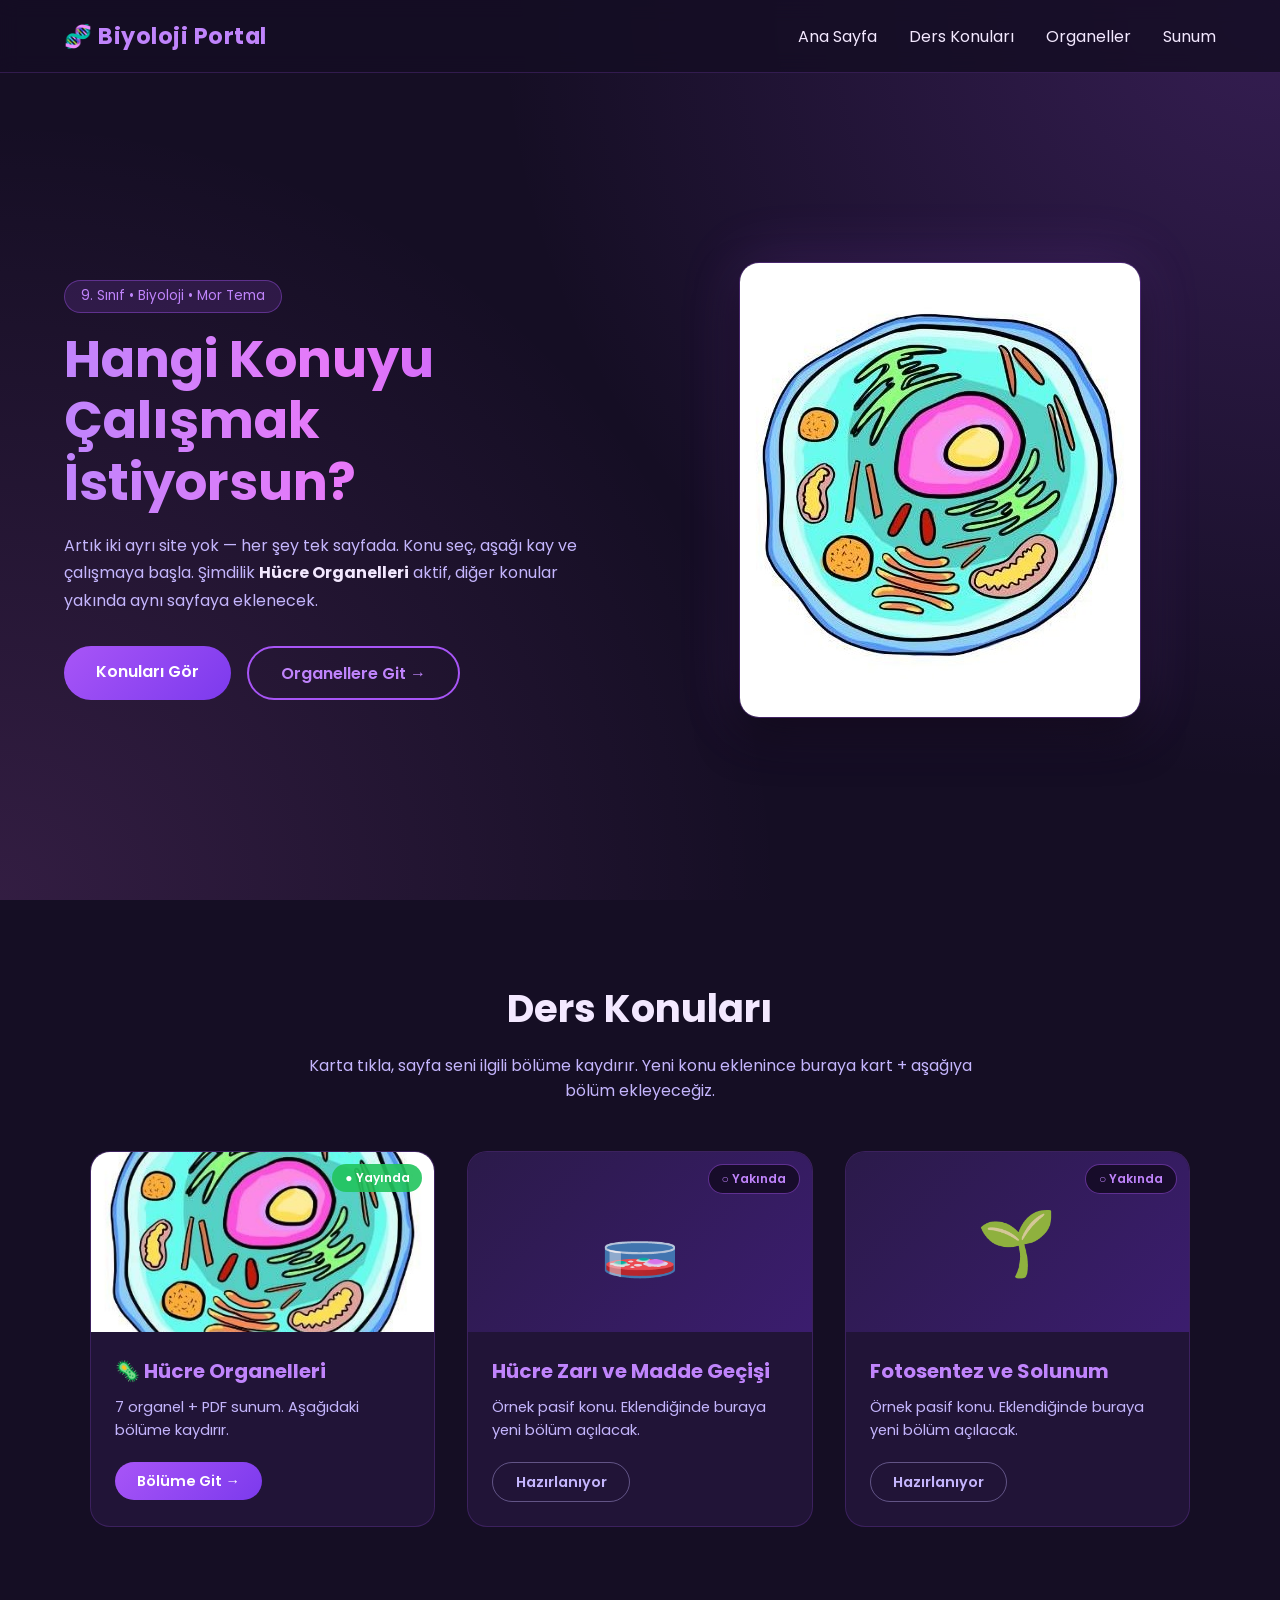
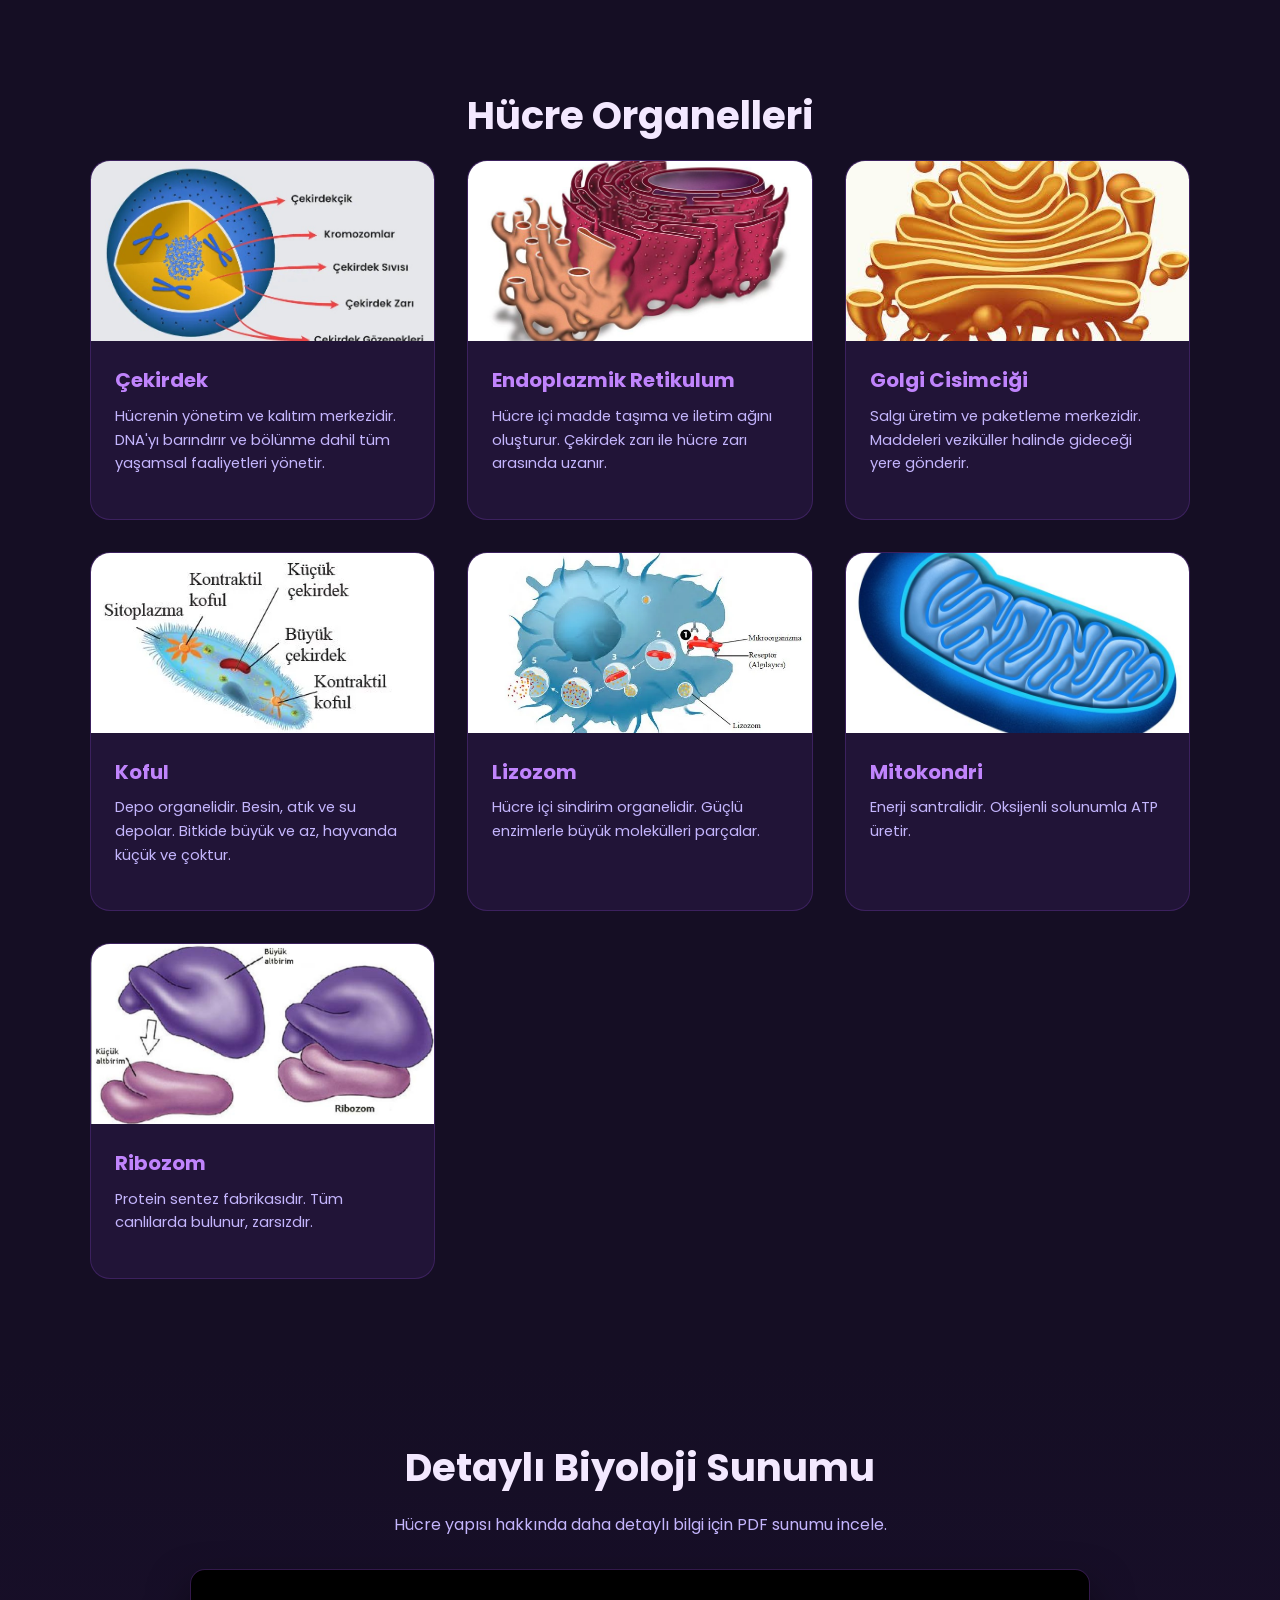
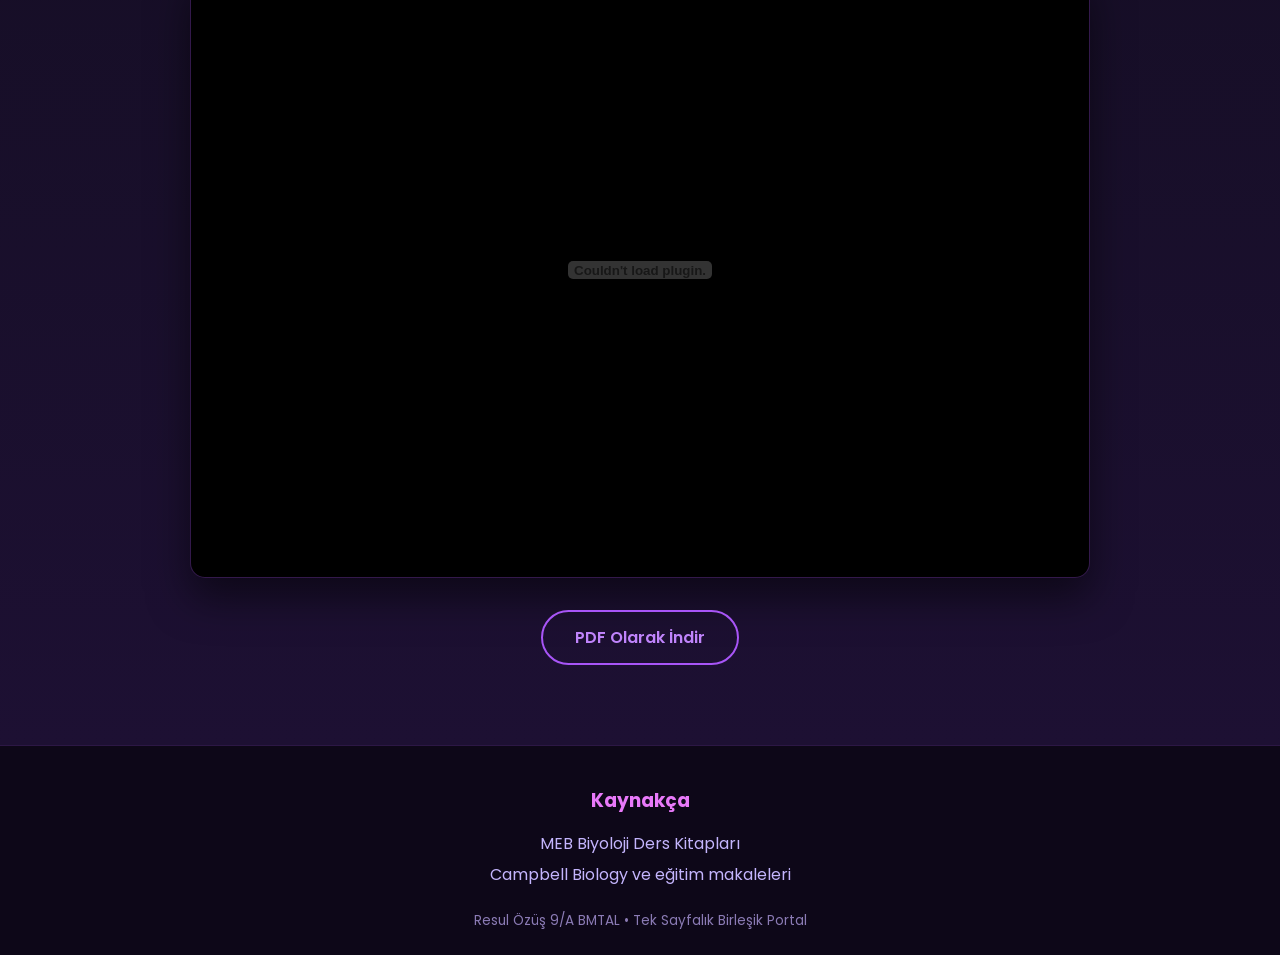
<file: portal-cok-sayfali-yedek.html>
<!DOCTYPE html>
<html lang="tr">
<head>
    <meta charset="UTF-8">
    <meta name="viewport" content="width=device-width, initial-scale=1.0">
    <title>Biyoloji Portal - Hücre Organelleri</title>
    <meta name="description" content="Biyoloji ders konuları ve hücre organelleri tek sitede. Mor tema.">
    <link rel="preconnect" href="https://fonts.googleapis.com">
    <link rel="preconnect" href="https://fonts.gstatic.com" crossorigin>
    <link href="https://fonts.googleapis.com/css2?family=Poppins:wght@300;400;600;700&display=swap" rel="stylesheet">
    <link rel="stylesheet" href="./style.css">
</head>
<body>
    <nav class="navbar">
        <div class="logo">🧬 Biyoloji Portal</div>
        <ul class="nav-links">
            <li><a href="#hero">Ana Sayfa</a></li>
            <li><a href="#konular">Ders Konuları</a></li>
            <li><a href="#organeller">Organeller</a></li>
            <li><a href="#sunum">Sunum</a></li>
        </ul>
    </nav>

    <header id="hero" class="hero-section">
        <div class="hero-content">
            <span class="badge">9. Sınıf • Biyoloji • Mor Tema</span>
            <h1>Hangi Konuyu Çalışmak İstiyorsun?</h1>
            <p>Artık iki ayrı site yok — her şey tek sayfada. Konu seç, aşağı kay ve çalışmaya başla.
            Şimdilik <strong>Hücre Organelleri</strong> aktif, diğer konular yakında aynı sayfaya eklenecek.</p>
            <div class="hero-buttons">
                <a href="#konular" class="cta-btn">Konuları Gör</a>
                <a href="#organeller" class="cta-btn secondary">Organellere Git →</a>
            </div>
        </div>
        <div class="hero-image-container reveal">
            <img src="./hucre.jpg" alt="Hücre Genel Görünüm" class="hero-image">
        </div>
    </header>

    <section id="konular" class="konular-section">
        <h2 class="section-title reveal">Ders Konuları</h2>
        <p class="section-desc reveal">Karta tıkla, sayfa seni ilgili bölüme kaydırır. Yeni konu eklenince buraya kart + aşağıya bölüm ekleyeceğiz.</p>

        <div class="cards-container">
            <a href="#organeller" class="card active-card reveal">
                <div class="card-img-wrapper">
                    <img src="./hucre.jpg" alt="Hücre Organelleri">
                    <span class="status active">● Yayında</span>
                </div>
                <div class="card-content">
                    <h3>🦠 Hücre Organelleri</h3>
                    <p>7 organel + PDF sunum. Aşağıdaki bölüme kaydırır.</p>
                    <span class="go-btn">Bölüme Git →</span>
                </div>
            </a>

            <div class="card disabled reveal">
                <div class="card-img-wrapper placeholder">
                    <span class="placeholder-emoji">🧫</span>
                    <span class="status soon">○ Yakında</span>
                </div>
                <div class="card-content">
                    <h3>Hücre Zarı ve Madde Geçişi</h3>
                    <p>Örnek pasif konu. Eklendiğinde buraya yeni bölüm açılacak.</p>
                    <span class="go-btn disabled-btn">Hazırlanıyor</span>
                </div>
            </div>

            <div class="card disabled reveal">
                <div class="card-img-wrapper placeholder">
                    <span class="placeholder-emoji">🌱</span>
                    <span class="status soon">○ Yakında</span>
                </div>
                <div class="card-content">
                    <h3>Fotosentez ve Solunum</h3>
                    <p>Örnek pasif konu. Eklendiğinde buraya yeni bölüm açılacak.</p>
                    <span class="go-btn disabled-btn">Hazırlanıyor</span>
                </div>
            </div>
        </div>
    </section>

    <section id="organeller" class="organeller-section">
        <h2 class="section-title reveal">Hücre Organelleri</h2>
        <div class="cards-container">
            <div class="card reveal">
                <div class="card-img-wrapper"><img src="./cekirdek.jpg" alt="Çekirdek"></div>
                <div class="card-content"><h3>Çekirdek</h3><p>Hücrenin yönetim ve kalıtım merkezidir. DNA'yı barındırır ve bölünme dahil tüm yaşamsal faaliyetleri yönetir.</p></div>
            </div>
            <div class="card reveal">
                <div class="card-img-wrapper"><img src="./endoplazmik_retikulum.jpg" alt="Endoplazmik Retikulum"></div>
                <div class="card-content"><h3>Endoplazmik Retikulum</h3><p>Hücre içi madde taşıma ve iletim ağını oluşturur. Çekirdek zarı ile hücre zarı arasında uzanır.</p></div>
            </div>
            <div class="card reveal">
                <div class="card-img-wrapper"><img src="./golgi_cisimcigi.jpg" alt="Golgi Cisimciği"></div>
                <div class="card-content"><h3>Golgi Cisimciği</h3><p>Salgı üretim ve paketleme merkezidir. Maddeleri veziküller halinde gideceği yere gönderir.</p></div>
            </div>
            <div class="card reveal">
                <div class="card-img-wrapper"><img src="./koful.jpg" alt="Koful"></div>
                <div class="card-content"><h3>Koful</h3><p>Depo organelidir. Besin, atık ve su depolar. Bitkide büyük ve az, hayvanda küçük ve çoktur.</p></div>
            </div>
            <div class="card reveal">
                <div class="card-img-wrapper"><img src="./lizozom.jpg" alt="Lizozom"></div>
                <div class="card-content"><h3>Lizozom</h3><p>Hücre içi sindirim organelidir. Güçlü enzimlerle büyük molekülleri parçalar.</p></div>
            </div>
            <div class="card reveal">
                <div class="card-img-wrapper"><img src="./mitokondri.jpg" alt="Mitokondri"></div>
                <div class="card-content"><h3>Mitokondri</h3><p>Enerji santralidir. Oksijenli solunumla ATP üretir.</p></div>
            </div>
            <div class="card reveal">
                <div class="card-img-wrapper"><img src="./ribozom.jpg.png" alt="Ribozom"></div>
                <div class="card-content"><h3>Ribozom</h3><p>Protein sentez fabrikasıdır. Tüm canlılarda bulunur, zarsızdır.</p></div>
            </div>
        </div>
    </section>

    <section id="sunum" class="presentation-section reveal">
        <h2 class="section-title">Detaylı Biyoloji Sunumu</h2>
        <p class="presentation-desc">Hücre yapısı hakkında daha detaylı bilgi için PDF sunumu incele.</p>
        <div class="pdf-container">
            <embed src="./Biyoloji_Sunum.pdf" type="application/pdf" width="100%" height="600px" />
        </div>
        <div class="download-link">
            <a href="./Biyoloji_Sunum.pdf" download class="cta-btn secondary">PDF Olarak İndir</a>
        </div>
    </section>

    <footer>
        <div class="footer-content">
            <h3>Kaynakça</h3>
            <ul>
                <li>MEB Biyoloji Ders Kitapları</li>
                <li>Campbell Biology ve eğitim makaleleri</li>
            </ul>
            <p class="copyright">Resul Özüş 9/A BMTAL • Tek Sayfalık Birleşik Portal</p>
        </div>
    </footer>

    <script src="./script.js"></script>
</body>
</html>
</file>
<file: style.css>
:root {
    --bg-color: #150e24;
    --surface-color: #211437;
    --surface-2: #2b1a4a;
    --primary-color: #a855f7;
    --secondary-color: #7c3aed;
    --accent: #e879f9;
    --accent-2: #c084fc;
    --text-primary: #f3e8ff;
    --text-secondary: #c4b5fd;
}

* {
    margin: 0;
    padding: 0;
    box-sizing: border-box;
    font-family: 'Poppins', sans-serif;
    scroll-behavior: smooth;
}

body {
    background-color: var(--bg-color);
    color: var(--text-primary);
    overflow-x: hidden;
}

/* Navbar */
.navbar {
    display: flex;
    justify-content: space-between;
    align-items: center;
    padding: 1.2rem 5%;
    background: rgba(21, 14, 36, 0.85);
    backdrop-filter: blur(10px);
    position: fixed;
    width: 100%;
    top: 0;
    z-index: 1000;
    border-bottom: 1px solid rgba(168, 85, 247, 0.2);
}

.logo {
    font-size: 1.4rem;
    font-weight: 700;
    color: var(--accent-2);
    letter-spacing: 0.5px;
}

.nav-links {
    list-style: none;
    display: flex;
    gap: 2rem;
}

.nav-links a {
    color: var(--text-primary);
    text-decoration: none;
    transition: color 0.3s ease;
}

.nav-links a:hover {
    color: var(--accent);
}

/* Hero */
.hero-section {
    display: flex;
    align-items: center;
    justify-content: space-between;
    min-height: 100vh;
    padding: 7rem 5% 2rem;
    gap: 3rem;
    background:
        radial-gradient(circle at top right, rgba(168, 85, 247, 0.22), transparent 50%),
        radial-gradient(circle at bottom left, rgba(232, 121, 249, 0.14), transparent 50%);
}

.badge {
    display: inline-block;
    padding: 0.35rem 1rem;
    border-radius: 20px;
    background: rgba(168, 85, 247, 0.15);
    border: 1px solid rgba(168, 85, 247, 0.4);
    color: var(--accent-2);
    font-size: 0.85rem;
    margin-bottom: 1rem;
}

.hero-content {
    flex: 1;
    max-width: 600px;
}

.hero-content h1 {
    font-size: 3.2rem;
    line-height: 1.2;
    margin-bottom: 1.2rem;
    background: linear-gradient(to right, #c084fc, #e879f9, #a855f7);
    -webkit-background-clip: text;
    background-clip: text;
    -webkit-text-fill-color: transparent;
    color: transparent;
}

.hero-content p {
    color: var(--text-secondary);
    line-height: 1.7;
    margin-bottom: 2rem;
}

.hero-content strong {
    color: var(--text-primary);
}

.hero-buttons {
    display: flex;
    gap: 1rem;
    flex-wrap: wrap;
}

.cta-btn {
    display: inline-block;
    padding: 0.8rem 2rem;
    font-weight: 600;
    color: #fff;
    background: linear-gradient(135deg, var(--primary-color), var(--secondary-color));
    border-radius: 30px;
    text-decoration: none;
    transition: transform 0.3s ease, box-shadow 0.3s ease;
    border: none;
}

.cta-btn:hover {
    transform: translateY(-3px);
    box-shadow: 0 10px 25px rgba(168, 85, 247, 0.45);
}

.cta-btn.secondary {
    background: transparent;
    border: 2px solid var(--primary-color);
    color: var(--accent-2);
}

.cta-btn.secondary:hover {
    background: rgba(168, 85, 247, 0.12);
    box-shadow: none;
}

/* Hero image */
.hero-image-container {
    flex: 1;
    display: flex;
    justify-content: center;
    position: relative;
}

.hero-image {
    max-width: 100%;
    border-radius: 20px;
    box-shadow: 0 20px 40px rgba(0,0,0,0.5), 0 0 60px rgba(168,85,247,0.2);
    border: 1px solid rgba(168, 85, 247, 0.3);
}

/* Konular */
.konular-section {
    padding: 5rem 5%;
}

.section-title {
    text-align: center;
    font-size: 2.4rem;
    margin-bottom: 1rem;
}

.section-desc {
    text-align: center;
    color: var(--text-secondary);
    max-width: 700px;
    margin: 0 auto 3rem;
}

.cards-container {
    display: grid;
    grid-template-columns: repeat(auto-fit, minmax(280px, 1fr));
    gap: 2rem;
    max-width: 1100px;
    margin: 0 auto;
}

.card {
    background: var(--surface-color);
    border-radius: 20px;
    overflow: hidden;
    border: 1px solid rgba(168, 85, 247, 0.2);
    transition: transform 0.35s ease, box-shadow 0.35s ease, border-color 0.35s ease;
    text-decoration: none;
    color: inherit;
    display: block;
}

a.card:hover {
    transform: translateY(-8px);
    box-shadow: 0 15px 35px rgba(124, 58, 237, 0.35);
    border-color: rgba(232, 121, 249, 0.5);
}

.card.disabled {
    opacity: 0.75;
    cursor: default;
}

.card-img-wrapper {
    height: 180px;
    overflow: hidden;
    position: relative;
}

.card-img-wrapper img {
    width: 100%;
    height: 100%;
    object-fit: cover;
    transition: transform 0.5s ease;
}

a.card:hover .card-img-wrapper img {
    transform: scale(1.08);
}

.card-img-wrapper.placeholder {
    display: flex;
    align-items: center;
    justify-content: center;
    background: linear-gradient(135deg, var(--surface-2), #3b1d6e);
}

.placeholder-emoji {
    font-size: 4rem;
    opacity: 0.9;
}

.status {
    position: absolute;
    top: 12px;
    right: 12px;
    font-size: 0.75rem;
    font-weight: 600;
    padding: 0.3rem 0.8rem;
    border-radius: 20px;
}

.status.active {
    background: rgba(34, 197, 94, 0.9);
    color: #fff;
}

.status.soon {
    background: rgba(0, 0, 0, 0.55);
    color: var(--accent-2);
    border: 1px solid rgba(168, 85, 247, 0.5);
}

.card-content {
    padding: 1.5rem;
}

.card-content h3 {
    color: var(--accent-2);
    margin-bottom: 0.6rem;
    font-size: 1.25rem;
}

.card-content p {
    color: var(--text-secondary);
    font-size: 0.92rem;
    line-height: 1.6;
    margin-bottom: 1.2rem;
}

.go-btn {
    display: inline-block;
    padding: 0.55rem 1.4rem;
    border-radius: 25px;
    background: linear-gradient(135deg, var(--primary-color), var(--secondary-color));
    color: #fff;
    font-weight: 600;
    font-size: 0.9rem;
}

.go-btn.disabled-btn {
    background: transparent;
    border: 1px solid rgba(196, 181, 253, 0.4);
    color: var(--text-secondary);
}

/* Info */
.info-section {
    padding: 4rem 5% 5rem;
    text-align: center;
    background: linear-gradient(to bottom, var(--bg-color), #1d1033);
}

/* Organeller + Sunum (birleşik) */
.organeller-section {
    padding: 5rem 5%;
}

.presentation-section {
    padding: 5rem 5%;
    text-align: center;
    background: linear-gradient(to bottom, var(--bg-color), #1d1033);
}

.presentation-desc {
    color: var(--text-secondary);
    max-width: 700px;
    margin: 0 auto 2rem;
}

.pdf-container {
    max-width: 900px;
    margin: 0 auto 2rem;
    border-radius: 15px;
    overflow: hidden;
    box-shadow: 0 20px 40px rgba(0,0,0,0.5);
    border: 1px solid rgba(168, 85, 247, 0.3);
    background: #000;
}

.download-link {
    margin-top: 1.5rem;
}

/* Footer */
footer {
    background: #0d0718;
    padding: 2.5rem 5% 1.5rem;
    text-align: center;
    border-top: 1px solid rgba(168, 85, 247, 0.2);
}

.footer-link {
    color: var(--accent-2);
    text-decoration: none;
    font-weight: 600;
}

.footer-link:hover {
    color: var(--accent);
}

.footer-content h3 {
    color: var(--accent);
    margin-bottom: 1rem;
}

.footer-content ul {
    list-style: none;
    margin-bottom: 1.5rem;
    color: var(--text-secondary);
}

.footer-content li {
    margin-bottom: 0.4rem;
}

.copyright {
    color: #8b7bb5;
    font-size: 0.85rem;
    margin-top: 1rem;
}

/* Reveal */
.reveal {
    opacity: 0;
    transform: translateY(40px);
    transition: all 0.7s ease-out;
}

.reveal.active {
    opacity: 1;
    transform: translateY(0);
}

@media (max-width: 768px) {
    .hero-section {
        flex-direction: column;
        text-align: center;
        padding-top: 7rem;
    }
    .hero-content h1 {
        font-size: 2.2rem;
    }
    .hero-buttons {
        justify-content: center;
    }
    .nav-links {
        display: none;
    }
}
</file>
